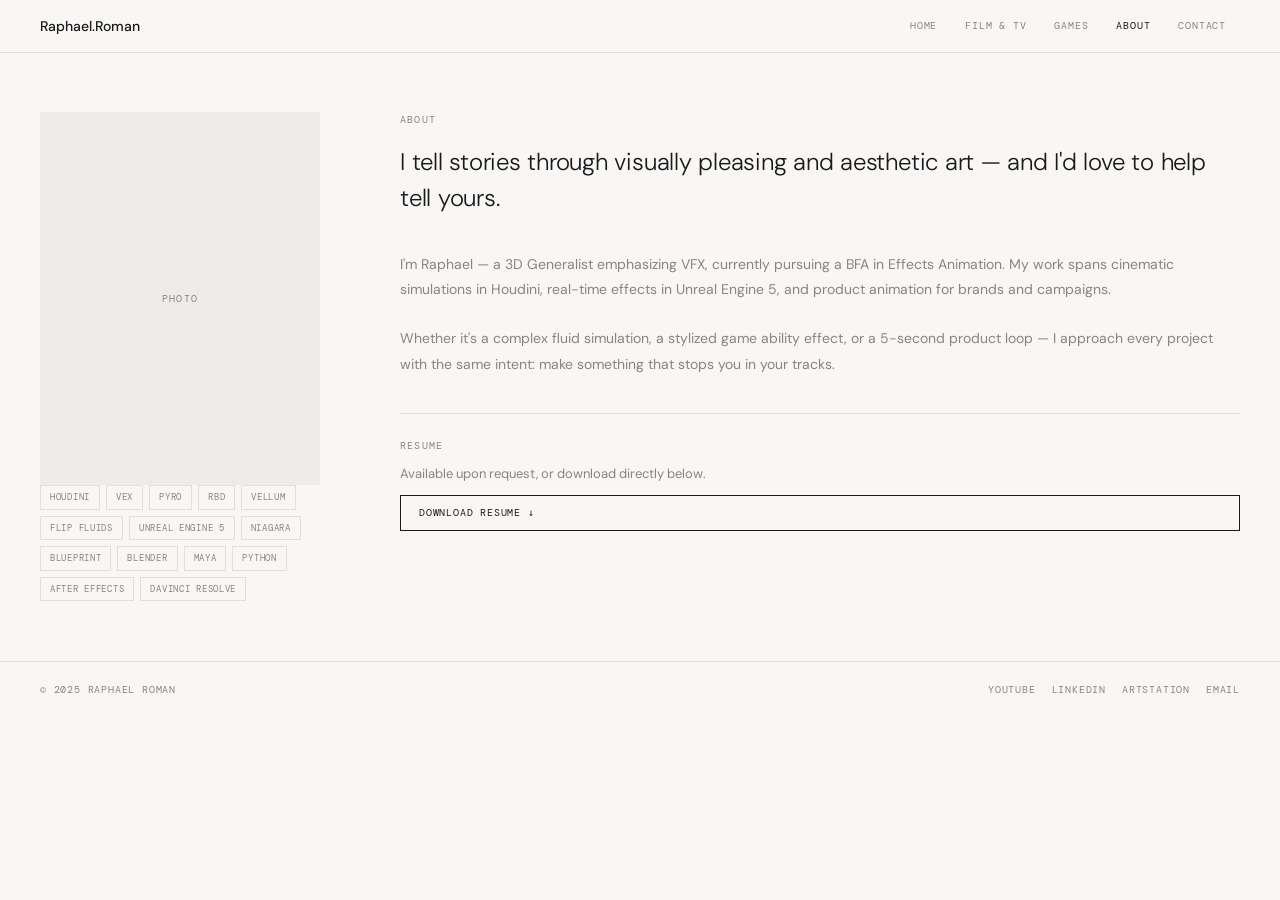
<file: about.html>
<!DOCTYPE html>
<html lang="en">
<head>
  <meta charset="UTF-8">
  <meta name="viewport" content="width=device-width, initial-scale=1.0">
  <title>About — Raphael Roman</title>
  <link rel="stylesheet" href="style.css">
</head>
<body>

<nav>
  <div class="nav-inner">
    <a href="index.html" class="nav-logo">Raphael<span>.</span>Roman</a>
    <ul class="nav-links">
      <li><a href="index.html">Home</a></li>
      <li>
        <a href="film.html">Film &amp; TV</a>
        <div class="nav-dropdown">
          <a href="film.html#cinematic">Cinematic VFX</a>
          <a href="film.html#product">Product Animation</a>
          <a href="film.html#cglive">CG / Live Action</a>
        </div>
      </li>
      <li>
        <a href="games.html">Games</a>
        <div class="nav-dropdown">
          <a href="games.html#realtime">Real-Time FX</a>
          <a href="games.html#breakdowns">Breakdowns</a>
        </div>
      </li>
      <li><a href="about.html" class="active">About</a></li>
      <li><a href="contact.html">Contact</a></li>
    </ul>
  </div>
</nav>

<div class="page">
  <section class="about-section">
    <div class="about-left">
      <div class="about-avatar">
        <!--
          Replace with your actual photo:
          <img src="photo.jpg" alt="Raphael Roman">
          Or leave as a placeholder until you have one.
        -->
        <div style="width:100%;height:100%;display:flex;align-items:center;justify-content:center;">
          <span class="eyebrow">Photo</span>
        </div>
      </div>
      <div class="skills-grid">
        <span class="skill-tag">Houdini</span>
        <span class="skill-tag">VEX</span>
        <span class="skill-tag">Pyro</span>
        <span class="skill-tag">RBD</span>
        <span class="skill-tag">Vellum</span>
        <span class="skill-tag">FLIP Fluids</span>
        <span class="skill-tag">Unreal Engine 5</span>
        <span class="skill-tag">Niagara</span>
        <span class="skill-tag">Blueprint</span>
        <span class="skill-tag">Blender</span>
        <span class="skill-tag">Maya</span>
        <span class="skill-tag">Python</span>
        <span class="skill-tag">After Effects</span>
        <span class="skill-tag">DaVinci Resolve</span>
      </div>
    </div>

    <div class="about-right">
      <div>
        <span class="eyebrow" style="margin-bottom:16px;display:block;">About</span>
        <!--
          ARTIST STATEMENT — required by your program.
          This should be in your own words. Replace the placeholder below.
          Keep it 2-3 short paragraphs. Be specific about your focus and philosophy.
        -->
        <p class="about-statement">
          I tell stories through visually pleasing and aesthetic art — and I'd love to help tell yours.
        </p>
      </div>

      <div>
        <p class="about-body">
          I'm Raphael — a 3D Generalist emphasizing VFX, currently pursuing a BFA in Effects Animation. My work spans cinematic simulations in Houdini, real-time effects in Unreal Engine 5, and product animation for brands and campaigns.
        </p>
        <br>
        <p class="about-body">
          <!--
            REPLACE with a second paragraph in your own words.
            Talk about what drives your work, your process, or what kind of projects excite you.
            This is part of your required Artist Statement — make it personal.
          -->
          Whether it's a complex fluid simulation, a stylized game ability effect, or a 5-second product loop — I approach every project with the same intent: make something that stops you in your tracks.
        </p>
      </div>

      <div class="resume-block">
        <span class="eyebrow">Resume</span>
        <p>Available upon request, or download directly below.</p>
        <!--
          Replace # with the path to your resume PDF once uploaded to the repo.
          e.g. href="resume.pdf"
        -->
        <a href="#" class="btn">Download Resume ↓</a>
      </div>
    </div>
  </section>

  <footer>
    <span class="footer-copy">&copy; 2025 Raphael Roman</span>
    <div class="footer-links">
      <a href="https://www.youtube.com/channel/UCnLnKdnd2WpaRAKZg_2B7FA" target="_blank" rel="noopener">YouTube</a>
      <a href="https://www.linkedin.com/in/raphael-e-roman/" target="_blank" rel="noopener">LinkedIn</a>
      <a href="https://www.artstation.com/raphyfades" target="_blank" rel="noopener">ArtStation</a>
      <a href="mailto:raphyfadesanimator@gmail.com">Email</a>
    </div>
  </footer>
</div>

</body>
</html>
</file>
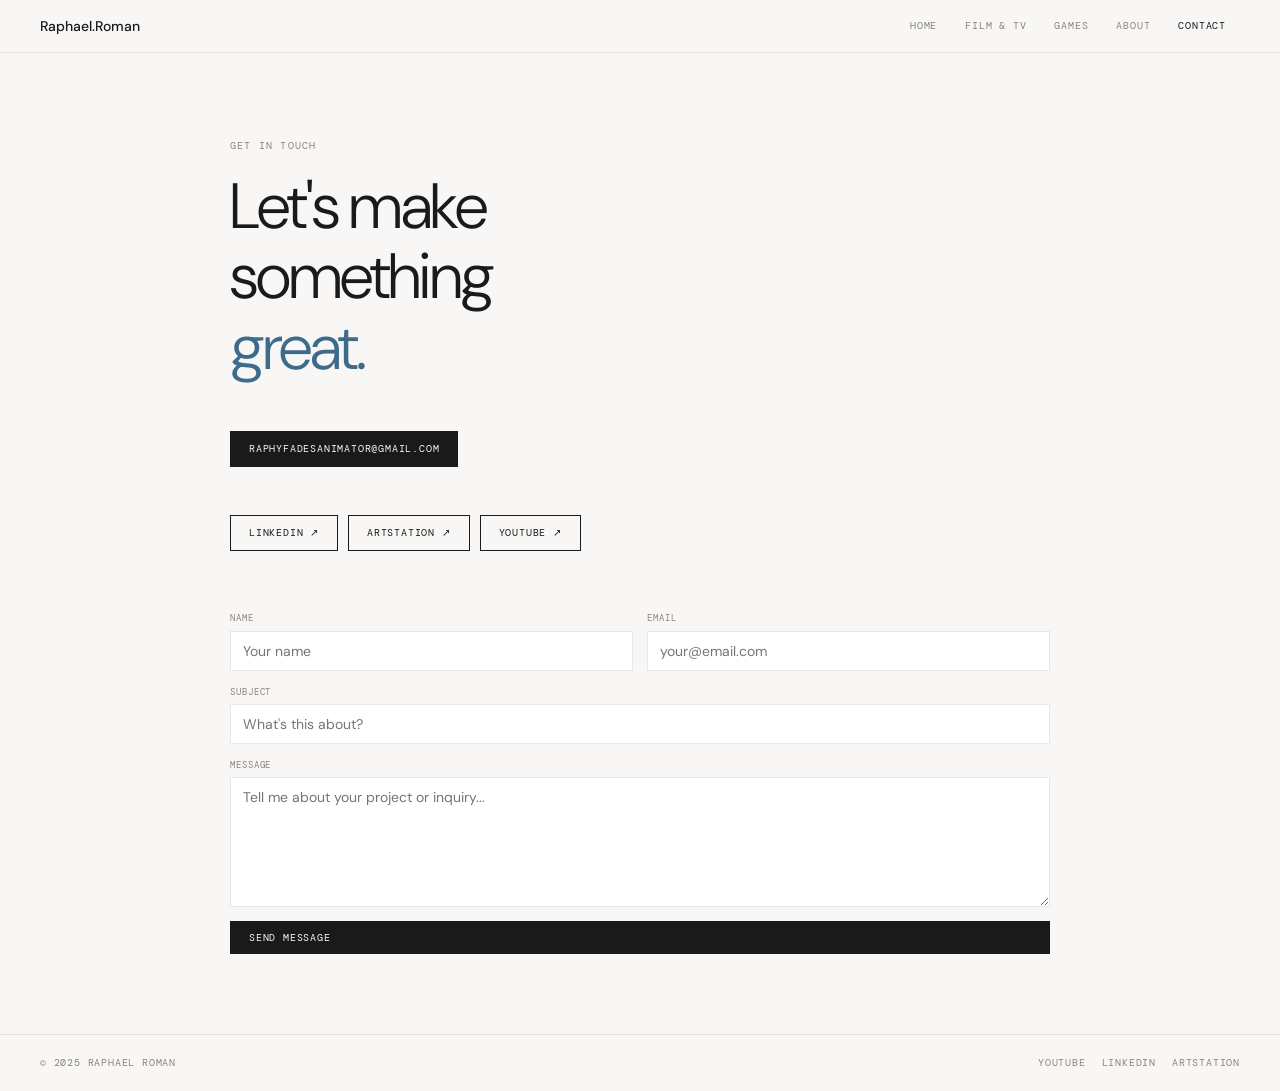
<file: contact.html>
<!DOCTYPE html>
<html lang="en">
<head>
  <meta charset="UTF-8">
  <meta name="viewport" content="width=device-width, initial-scale=1.0">
  <title>Contact — Raphael Roman</title>
  <link rel="stylesheet" href="style.css">
</head>
<body>

<nav>
  <div class="nav-inner">
    <a href="index.html" class="nav-logo">Raphael<span>.</span>Roman</a>
    <ul class="nav-links">
      <li><a href="index.html">Home</a></li>
      <li>
        <a href="film.html">Film &amp; TV</a>
        <div class="nav-dropdown">
          <a href="film.html#cinematic">Cinematic VFX</a>
          <a href="film.html#product">Product Animation</a>
          <a href="film.html#cglive">CG / Live Action</a>
        </div>
      </li>
      <li>
        <a href="games.html">Games</a>
        <div class="nav-dropdown">
          <a href="games.html#realtime">Real-Time FX</a>
          <a href="games.html#breakdowns">Breakdowns</a>
        </div>
      </li>
      <li><a href="about.html">About</a></li>
      <li><a href="contact.html" class="active">Contact</a></li>
    </ul>
  </div>
</nav>

<div class="page">
  <section class="contact-section">
    <span class="eyebrow">Get in touch</span>
    <h1 class="contact-headline">Let's make<br>something<br><em>great.</em></h1>

    <div class="contact-links">
      <a href="mailto:raphyfadesanimator@gmail.com" class="btn filled">raphyfadesanimator@gmail.com</a>
    </div>

    <div class="contact-links" style="margin-bottom:60px;">
      <a href="https://www.linkedin.com/in/raphael-e-roman/" target="_blank" rel="noopener" class="btn">LinkedIn ↗</a>
      <a href="https://www.artstation.com/raphyfades" target="_blank" rel="noopener" class="btn">ArtStation ↗</a>
      <a href="https://www.youtube.com/channel/UCnLnKdnd2WpaRAKZg_2B7FA" target="_blank" rel="noopener" class="btn">YouTube ↗</a>
    </div>

    <!--
      CONTACT FORM — for school requirement "personal contact information"
      Note: HTML forms don't submit on their own without a backend or form service.
      For a free, no-backend solution use Formspree:
      1. Sign up at formspree.io
      2. Replace YOUR_FORM_ID below with your Formspree form ID
      3. Change action="https://formspree.io/f/YOUR_FORM_ID"
    -->
    <form class="contact-form" action="https://formspree.io/f/YOUR_FORM_ID" method="POST">
      <div class="form-row">
        <div class="form-field">
          <label for="name">Name</label>
          <input type="text" id="name" name="name" placeholder="Your name" required>
        </div>
        <div class="form-field">
          <label for="email">Email</label>
          <input type="email" id="email" name="email" placeholder="your@email.com" required>
        </div>
      </div>
      <div class="form-field">
        <label for="subject">Subject</label>
        <input type="text" id="subject" name="subject" placeholder="What's this about?">
      </div>
      <div class="form-field">
        <label for="message">Message</label>
        <textarea id="message" name="message" rows="6" placeholder="Tell me about your project or inquiry..." required></textarea>
      </div>
      <button type="submit" class="btn filled form-submit">Send Message</button>
    </form>
  </section>

  <footer>
    <span class="footer-copy">&copy; 2025 Raphael Roman</span>
    <div class="footer-links">
      <a href="https://www.youtube.com/channel/UCnLnKdnd2WpaRAKZg_2B7FA" target="_blank" rel="noopener">YouTube</a>
      <a href="https://www.linkedin.com/in/raphael-e-roman/" target="_blank" rel="noopener">LinkedIn</a>
      <a href="https://www.artstation.com/raphyfades" target="_blank" rel="noopener">ArtStation</a>
    </div>
  </footer>
</div>

</body>
</html>
</file>
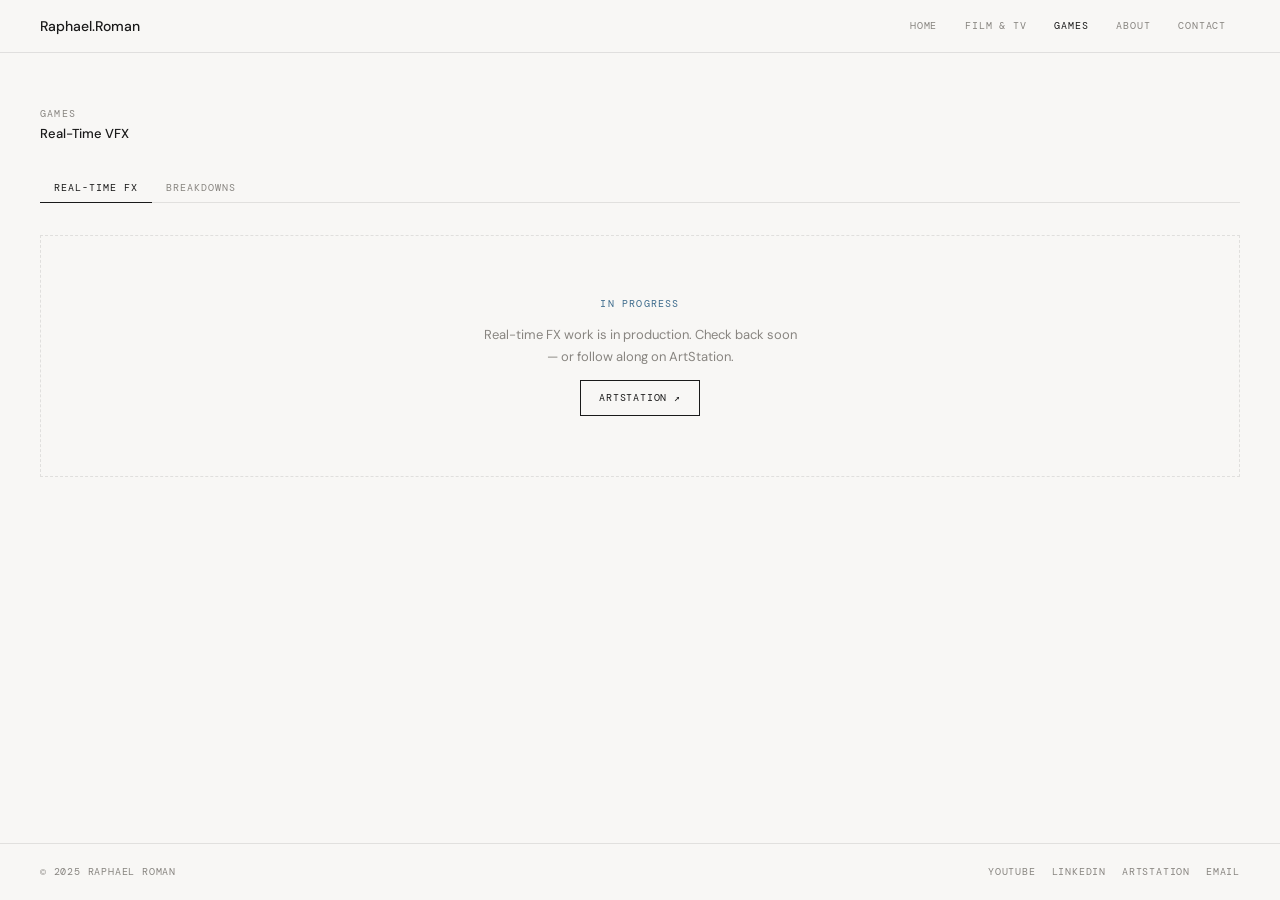
<file: games.html>
<!DOCTYPE html>
<html lang="en">
<head>
  <meta charset="UTF-8">
  <meta name="viewport" content="width=device-width, initial-scale=1.0">
  <title>Games — Raphael Roman</title>
  <link rel="stylesheet" href="style.css">
</head>
<body>

<nav>
  <div class="nav-inner">
    <a href="index.html" class="nav-logo">Raphael<span>.</span>Roman</a>
    <ul class="nav-links">
      <li><a href="index.html">Home</a></li>
      <li>
        <a href="film.html">Film &amp; TV</a>
        <div class="nav-dropdown">
          <a href="film.html#cinematic">Cinematic VFX</a>
          <a href="film.html#product">Product Animation</a>
          <a href="film.html#cglive">CG / Live Action</a>
        </div>
      </li>
      <li>
        <a href="games.html" class="active">Games</a>
        <div class="nav-dropdown">
          <a href="#realtime">Real-Time FX</a>
          <a href="#breakdowns">Breakdowns</a>
        </div>
      </li>
      <li><a href="about.html">About</a></li>
      <li><a href="contact.html">Contact</a></li>
    </ul>
  </div>
</nav>

<div class="page">
  <section class="work-section">
    <div class="section-header">
      <div class="section-header-left">
        <span class="eyebrow">Games</span>
        <h1 class="section-title">Real-Time VFX</h1>
      </div>
    </div>

    <!-- TABS -->
    <div class="tabs">
      <button class="tab-btn active" data-tab="realtime">Real-Time FX</button>
      <button class="tab-btn" data-tab="breakdowns">Breakdowns</button>
    </div>

    <!-- REAL-TIME FX -->
    <div class="tab-panel active" id="realtime">
      <div class="work-grid">
        <!--
          Add work cards here as you complete game VFX pieces.
          Format:
          <a class="work-card" href="YOUR_YOUTUBE_URL" target="_blank" rel="noopener">
            <div class="work-card-thumb">
              <img src="https://img.youtube.com/vi/VIDEO_ID/maxresdefault.jpg" alt="Effect name">
              <span class="work-card-tag">Ability FX</span>
            </div>
            <div class="work-card-title">Slash Effect</div>
            <div class="work-card-sub">UE5 &middot; Niagara &middot; Houdini</div>
          </a>
        -->
        <div class="coming-soon">
          <span class="eyebrow">In Progress</span>
          <p>Real-time FX work is in production. Check back soon — or follow along on ArtStation.</p>
          <a href="https://www.artstation.com/raphyfades" target="_blank" rel="noopener" class="btn">ArtStation ↗</a>
        </div>
      </div>
    </div>

    <!-- BREAKDOWNS -->
    <div class="tab-panel" id="breakdowns">
      <div class="work-grid">
        <div class="coming-soon">
          <span class="eyebrow">In Progress</span>
          <p>Breakdown videos and process documentation coming soon.</p>
          <a href="https://www.youtube.com/channel/UCnLnKdnd2WpaRAKZg_2B7FA" target="_blank" rel="noopener" class="btn">YouTube ↗</a>
        </div>
      </div>
    </div>

  </section>

  <footer>
    <span class="footer-copy">&copy; 2025 Raphael Roman</span>
    <div class="footer-links">
      <a href="https://www.youtube.com/channel/UCnLnKdnd2WpaRAKZg_2B7FA" target="_blank" rel="noopener">YouTube</a>
      <a href="https://www.linkedin.com/in/raphael-e-roman/" target="_blank" rel="noopener">LinkedIn</a>
      <a href="https://www.artstation.com/raphyfades" target="_blank" rel="noopener">ArtStation</a>
      <a href="mailto:raphyfadesanimator@gmail.com">Email</a>
    </div>
  </footer>
</div>

<script>
  document.querySelectorAll('.tab-btn').forEach(btn => {
    btn.addEventListener('click', () => {
      document.querySelectorAll('.tab-btn').forEach(b => b.classList.remove('active'));
      document.querySelectorAll('.tab-panel').forEach(p => p.classList.remove('active'));
      btn.classList.add('active');
      document.getElementById(btn.dataset.tab).classList.add('active');
    });
  });

  // Handle hash-based tab switching from nav dropdown
  if (location.hash === '#breakdowns') {
    document.querySelector('[data-tab="breakdowns"]').click();
  }
</script>

</body>
</html>
</file>
<file: style.css>
@import url('https://fonts.googleapis.com/css2?family=DM+Sans:wght@300;400;500&family=DM+Mono:wght@400;500&display=swap');

*, *::before, *::after { box-sizing: border-box; margin: 0; padding: 0; }

:root {
  --bg:     #F8F7F5;
  --bg2:    #EEECE9;
  --text:   #1A1A1A;
  --muted:  #888580;
  --accent: #3D6B8C;
  --line:   rgba(26,26,26,0.10);
  --white:  #ffffff;

  --sans: 'DM Sans', sans-serif;
  --mono: 'DM Mono', monospace;
}

html { scroll-behavior: smooth; }
body {
  background: var(--bg);
  color: var(--text);
  font-family: var(--sans);
  font-size: 15px;
  line-height: 1.6;
  -webkit-font-smoothing: antialiased;
}

a { color: inherit; text-decoration: none; }
img { display: block; width: 100%; }

.eyebrow {
  font-family: var(--mono);
  font-size: 10px;
  letter-spacing: 0.12em;
  text-transform: uppercase;
  color: var(--muted);
}

.btn {
  display: inline-flex;
  align-items: center;
  gap: 6px;
  font-family: var(--mono);
  font-size: 10px;
  letter-spacing: 0.08em;
  text-transform: uppercase;
  padding: 9px 18px;
  border: 1px solid var(--text);
  color: var(--text);
  background: transparent;
  transition: background 0.18s, color 0.18s;
  cursor: pointer;
}
.btn:hover { background: var(--text); color: var(--bg); }
.btn.filled { background: var(--text); color: var(--bg); }
.btn.filled:hover { background: var(--accent); border-color: var(--accent); }

/* ── NAV ── */
nav {
  position: fixed;
  top: 0; left: 0; right: 0;
  z-index: 100;
  background: rgba(248,247,245,0.94);
  backdrop-filter: blur(10px);
  border-bottom: 1px solid var(--line);
}
.nav-inner {
  max-width: 1400px;
  margin: 0 auto;
  padding: 0 40px;
  height: 52px;
  display: flex;
  align-items: center;
  justify-content: space-between;
}
.nav-logo {
  font-family: var(--sans);
  font-size: 14px;
  font-weight: 500;
  color: var(--text);
  letter-spacing: 0;
}
.nav-links {
  display: flex;
  align-items: center;
  gap: 0;
  list-style: none;
}
.nav-links > li { position: relative; }
.nav-links > li > a {
  font-family: var(--mono);
  font-size: 10px;
  letter-spacing: 0.08em;
  text-transform: uppercase;
  color: var(--muted);
  padding: 8px 14px;
  display: block;
  transition: color 0.15s;
}
.nav-links > li > a:hover,
.nav-links > li > a.active { color: var(--text); }

/* Dropdown */
.nav-dropdown {
  position: absolute;
  top: calc(100% + 1px);
  left: 0;
  background: var(--white);
  border: 1px solid var(--line);
  min-width: 160px;
  opacity: 0;
  pointer-events: none;
  transform: translateY(-4px);
  transition: opacity 0.15s, transform 0.15s;
  z-index: 200;
}
.nav-links > li:hover .nav-dropdown {
  opacity: 1;
  pointer-events: auto;
  transform: translateY(0);
}
.nav-dropdown a {
  display: block;
  padding: 9px 14px;
  font-family: var(--mono);
  font-size: 10px;
  letter-spacing: 0.08em;
  text-transform: uppercase;
  color: var(--muted);
  border-bottom: 1px solid var(--line);
  transition: color 0.12s;
}
.nav-dropdown a:last-child { border-bottom: none; }
.nav-dropdown a:hover { color: var(--text); }

/* ── PAGE ── */
.page { padding-top: 52px; min-height: 100vh; display: flex; flex-direction: column; }

/* ── HOME INTRO (not a hero — just a brief identification strip) ── */
.home-intro {
  padding: 60px 40px 48px;
  border-bottom: 1px solid var(--line);
  max-width: 1400px;
  margin: 0 auto;
  width: 100%;
}
.home-intro-inner {
  display: flex;
  align-items: baseline;
  justify-content: space-between;
  gap: 40px;
  flex-wrap: wrap;
}
.home-name {
  font-family: var(--sans);
  font-size: clamp(1.5rem, 3vw, 2.2rem);
  font-weight: 300;
  letter-spacing: -0.02em;
  color: var(--text);
}
.home-descriptor {
  font-family: var(--mono);
  font-size: 11px;
  letter-spacing: 0.1em;
  text-transform: uppercase;
  color: var(--muted);
  text-align: right;
  line-height: 1.9;
}

/* ── REEL SECTION ── */
.reel-section {
  max-width: 1400px;
  margin: 0 auto;
  width: 100%;
  padding: 48px 40px;
  border-bottom: 1px solid var(--line);
}
.reel-label { margin-bottom: 14px; }
.reel-wrap {
  position: relative;
  padding-bottom: 56.25%;
  background: var(--text);
  overflow: hidden;
}
.reel-wrap iframe { position: absolute; inset: 0; width: 100%; height: 100%; border: none; }

/* ── WORK SECTION ── */
.work-section {
  max-width: 1400px;
  margin: 0 auto;
  width: 100%;
  padding: 48px 40px;
  flex: 1;
}
.section-header {
  display: flex;
  align-items: baseline;
  justify-content: space-between;
  margin-bottom: 28px;
  gap: 20px;
}
.section-title {
  font-family: var(--sans);
  font-size: 13px;
  font-weight: 500;
  color: var(--text);
}

/* ── TABS ── */
.tabs {
  display: flex;
  gap: 0;
  margin-bottom: 32px;
  border-bottom: 1px solid var(--line);
}
.tab-btn {
  font-family: var(--mono);
  font-size: 10px;
  letter-spacing: 0.1em;
  text-transform: uppercase;
  padding: 8px 14px;
  background: none;
  border: none;
  color: var(--muted);
  cursor: pointer;
  position: relative;
  transition: color 0.15s;
}
.tab-btn:hover { color: var(--text); }
.tab-btn.active { color: var(--text); }
.tab-btn.active::after {
  content: '';
  position: absolute;
  bottom: -1px; left: 0; right: 0;
  height: 1px;
  background: var(--text);
}
.tab-panel { display: none; }
.tab-panel.active { display: block; }

/* ── WORK GRID ── */
.work-grid {
  display: grid;
  grid-template-columns: repeat(3, 1fr);
  gap: 16px;
}
.work-card { display: block; color: inherit; }
.work-card-thumb {
  aspect-ratio: 16/9;
  background: var(--bg2);
  overflow: hidden;
  position: relative;
  margin-bottom: 10px;
}
.work-card-thumb img {
  width: 100%; height: 100%;
  object-fit: cover;
  transition: transform 0.5s cubic-bezier(0.16,1,0.3,1);
  filter: saturate(0.85);
}
.work-card:hover .work-card-thumb img { transform: scale(1.03); filter: saturate(1); }
.work-card-tag {
  position: absolute;
  top: 8px; left: 8px;
  font-family: var(--mono);
  font-size: 9px;
  letter-spacing: 0.1em;
  text-transform: uppercase;
  background: var(--white);
  color: var(--text);
  padding: 2px 7px;
}
.work-card-placeholder {
  aspect-ratio: 16/9;
  background: var(--bg2);
  display: flex;
  align-items: center;
  justify-content: center;
  margin-bottom: 10px;
}
.work-card-title {
  font-family: var(--sans);
  font-size: 13px;
  font-weight: 500;
  margin-bottom: 3px;
}
.work-card-sub {
  font-family: var(--mono);
  font-size: 9px;
  letter-spacing: 0.06em;
  color: var(--muted);
}

/* ── ABOUT ── */
.about-section {
  max-width: 1400px;
  margin: 0 auto;
  width: 100%;
  padding: 60px 40px;
  display: grid;
  grid-template-columns: 280px 1fr;
  gap: 80px;
  align-items: start;
}
.about-avatar {
  aspect-ratio: 3/4;
  background: var(--bg2);
  overflow: hidden;
}
.about-right { display: flex; flex-direction: column; gap: 36px; }
.about-statement {
  font-family: var(--sans);
  font-size: clamp(1.15rem, 2.2vw, 1.5rem);
  font-weight: 300;
  line-height: 1.5;
  letter-spacing: -0.01em;
}
.about-body { color: var(--muted); font-size: 14px; line-height: 1.8; }
.skills-grid { display: flex; flex-wrap: wrap; gap: 6px; }
.skill-tag {
  font-family: var(--mono);
  font-size: 9px;
  letter-spacing: 0.08em;
  text-transform: uppercase;
  padding: 4px 9px;
  border: 1px solid var(--line);
  color: var(--muted);
}
.resume-block {
  padding-top: 24px;
  border-top: 1px solid var(--line);
  display: flex;
  flex-direction: column;
  gap: 10px;
}
.resume-block p { font-size: 13px; color: var(--muted); }

/* ── CONTACT ── */
.contact-section {
  max-width: 900px;
  margin: 0 auto;
  width: 100%;
  padding: 80px 40px;
}
.contact-headline {
  font-family: var(--sans);
  font-size: clamp(2rem, 5vw, 4rem);
  font-weight: 300;
  letter-spacing: -0.03em;
  line-height: 1.1;
  margin: 16px 0 48px;
}
.contact-headline em { font-style: normal; color: var(--accent); }
.contact-links { display: flex; gap: 10px; flex-wrap: wrap; margin-bottom: 48px; }
.contact-form { display: flex; flex-direction: column; gap: 14px; }
.form-row { display: grid; grid-template-columns: 1fr 1fr; gap: 14px; }
.form-field { display: flex; flex-direction: column; gap: 5px; }
.form-field label { font-family: var(--mono); font-size: 9px; letter-spacing: 0.1em; text-transform: uppercase; color: var(--muted); }
.form-field input,
.form-field textarea {
  background: var(--white);
  border: 1px solid var(--line);
  padding: 10px 12px;
  font-family: var(--sans);
  font-size: 14px;
  color: var(--text);
  outline: none;
  transition: border-color 0.15s;
  resize: vertical;
}
.form-field input:focus,
.form-field textarea:focus { border-color: var(--accent); }

/* ── COMING SOON ── */
.coming-soon {
  grid-column: 1 / -1;
  display: flex;
  flex-direction: column;
  align-items: center;
  justify-content: center;
  padding: 60px 40px;
  text-align: center;
  gap: 12px;
  border: 1px dashed var(--line);
}
.coming-soon .eyebrow { color: var(--accent); }
.coming-soon p { color: var(--muted); font-size: 13px; max-width: 320px; line-height: 1.7; }

/* ── FOOTER ── */
footer {
  border-top: 1px solid var(--line);
  padding: 20px 40px;
  display: flex;
  align-items: center;
  justify-content: space-between;
  max-width: 100%;
}
.footer-copy { font-family: var(--mono); font-size: 10px; letter-spacing: 0.08em; text-transform: uppercase; color: var(--muted); }
.footer-links { display: flex; gap: 16px; }
.footer-links a { font-family: var(--mono); font-size: 10px; letter-spacing: 0.08em; text-transform: uppercase; color: var(--muted); transition: color 0.15s; }
.footer-links a:hover { color: var(--text); }

/* ── RESPONSIVE ── */
@media (max-width: 960px) {
  .work-grid { grid-template-columns: repeat(2, 1fr); }
  .about-section { grid-template-columns: 1fr; gap: 40px; }
}
@media (max-width: 640px) {
  .nav-inner, .home-intro, .reel-section, .work-section,
  .about-section, .contact-section { padding-left: 20px; padding-right: 20px; }
  .work-grid { grid-template-columns: 1fr; }
  .form-row { grid-template-columns: 1fr; }
  footer { padding: 16px 20px; flex-direction: column; gap: 10px; text-align: center; }
  .home-intro-inner { flex-direction: column; gap: 8px; }
  .home-descriptor { text-align: left; }
}
</file>
